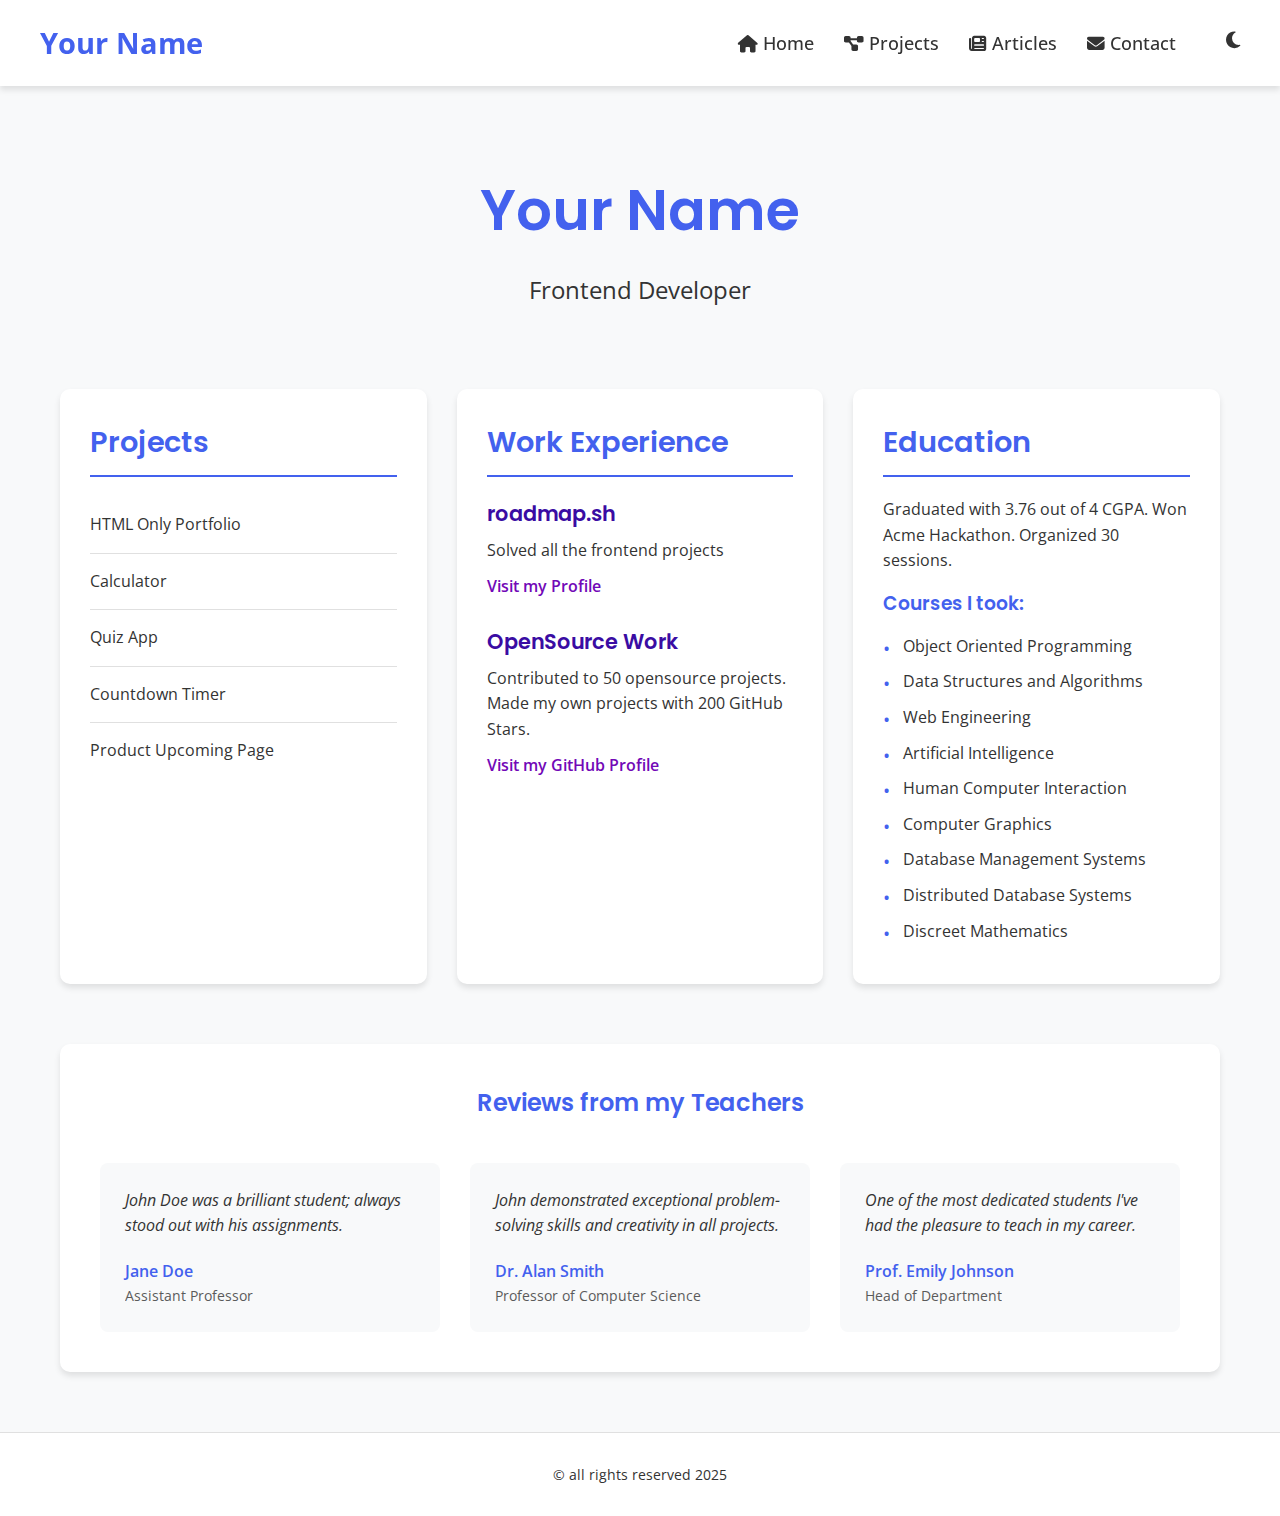
<file: index.html>
<!DOCTYPE html>
<html lang="en">

<head>
  <meta charset="UTF-8">
  <meta name="viewport" content="width=device-width, initial-scale=1.0">
  <meta name="description"
    content="Portfolio of a Frontend Developer showcasing projects, articles, and work experience">
  <title>Portfolio | Frontend Developer</title>
  <link
    href="https://fonts.googleapis.com/css2?family=Poppins:wght@300;400;500;600;700&family=Open+Sans:wght@300;400;600&display=swap"
    rel="stylesheet">
  <link rel="stylesheet" href="https://cdnjs.cloudflare.com/ajax/libs/font-awesome/6.4.0/css/all.min.css">
  <link rel="stylesheet" href="style.css">
</head>

<body>
  <header>
    <div class="container nav-container">
      <a href="#" class="logo">Your Name</a>
      <button class="mobile-menu-btn">
        <i class="fas fa-bars"></i>
      </button>
      <ul class="nav-links">
        <li><a href="index.html"><i class="fas fa-home"></i> Home</a></li>
        <li><a href="#"><i class="fas fa-project-diagram"></i> Projects</a></li>
        <li><a href="#"><i class="fas fa-newspaper"></i> Articles</a></li>
        <li><a href="#"><i class="fas fa-envelope"></i> Contact</a></li>
        <li>
          <button class="theme-toggle" id="themeToggle">
            <i class="fas fa-moon"></i>
          </button>
        </li>
      </ul>
    </div>
  </header>

  <section class="hero">
    <div class="container">
      <h1>Your Name</h1>
      <p>Frontend Developer</p>
    </div>
  </section>

  <div class="container">
    <div class="main-grid">
      <!-- Projects Column -->
      <div class="grid-column">
        <h2>Projects</h2>
        <ul class="projects-list">
          <li>HTML Only Portfolio</li>
          <li>Calculator</li>
          <li>Quiz App</li>
          <li>Countdown Timer</li>
          <li>Product Upcoming Page</li>
        </ul>
      </div>

      <!-- Work Experience Column -->
      <div class="grid-column">
        <h2>Work Experience</h2>
        <div class="job">
          <h3>roadmap.sh</h3>
          <p>Solved all the frontend projects</p>
          <a href="https://roadmap.sh/frontend/projects" target="_blank">Visit my Profile</a>
        </div>
        <div class="job">
          <h3>OpenSource Work</h3>
          <p>Contributed to 50 opensource projects. Made my own projects with 200 GitHub Stars.</p>
          <a href="https://github.com" target="_blank">Visit my GitHub Profile</a>
        </div>
      </div>

      <!-- Education Column -->
      <div class="grid-column">
        <h2>Education</h2>
        <div class="education-details">
          <p>Graduated with 3.76 out of 4 CGPA. Won Acme Hackathon. Organized 30 sessions.</p>
          <h3>Courses I took:</h3>
          <ul class="courses-list">
            <li>Object Oriented Programming</li>
            <li>Data Structures and Algorithms</li>
            <li>Web Engineering</li>
            <li>Artificial Intelligence</li>
            <li>Human Computer Interaction</li>
            <li>Computer Graphics</li>
            <li>Database Management Systems</li>
            <li>Distributed Database Systems</li>
            <li>Discreet Mathematics</li>
          </ul>
        </div>
      </div>
    </div>

    <!-- Reviews Section -->
    <section class="reviews">
      <h2>Reviews from my Teachers</h2>
      <div class="review-grid">
        <div class="review-card">
          <p class="review-text">John Doe was a brilliant student; always stood out with his assignments.</p>
          <p class="review-author">Jane Doe</p>
          <p class="review-position">Assistant Professor</p>
        </div>
        <div class="review-card">
          <p class="review-text">John demonstrated exceptional problem-solving skills and creativity in all projects.
          </p>
          <p class="review-author">Dr. Alan Smith</p>
          <p class="review-position">Professor of Computer Science</p>
        </div>
        <div class="review-card">
          <p class="review-text">One of the most dedicated students I've had the pleasure to teach in my career.</p>
          <p class="review-author">Prof. Emily Johnson</p>
          <p class="review-position">Head of Department</p>
        </div>
      </div>
    </section>
  </div>

  <footer>
    <div class="container">
      <p class="copyright">© all rights reserved 2025</p>
    </div>
  </footer>

  <script src="dark-mode.js"></script>
</body>

</html>
</file>
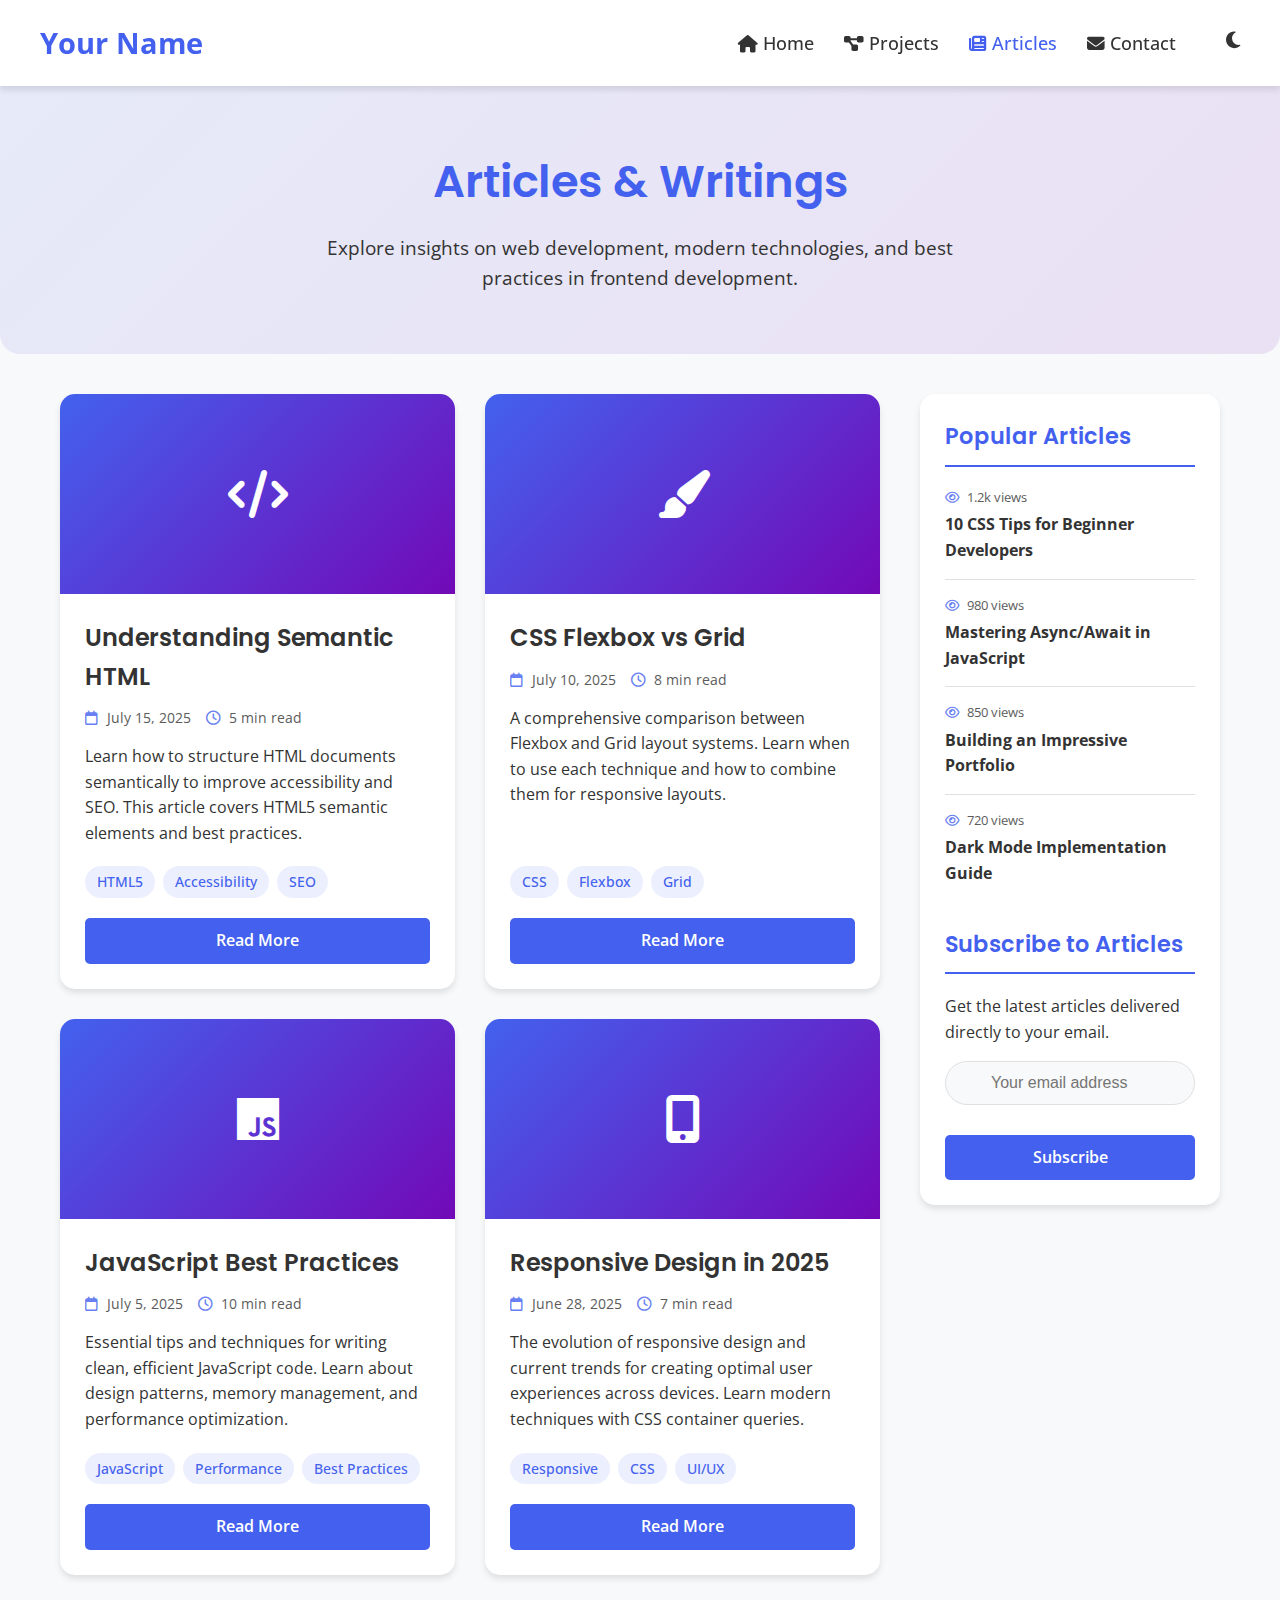
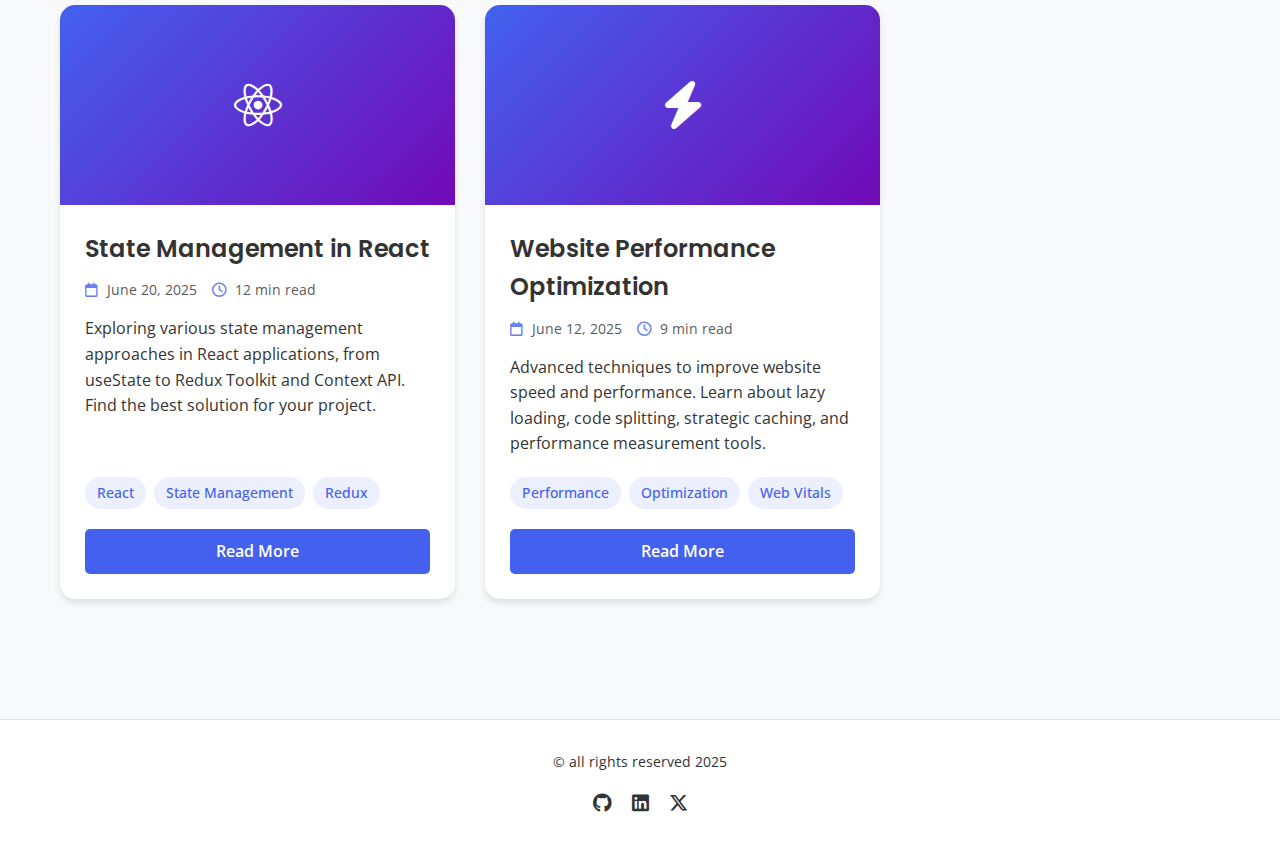
<file: articles.html>
<!DOCTYPE html>
<html lang="en">

<head>
  <meta charset="UTF-8">
  <meta name="viewport" content="width=device-width, initial-scale=1.0">
  <title>Articles | Frontend Developer</title>
  <link
    href="https://fonts.googleapis.com/css2?family=Poppins:wght@300;400;500;600;700&family=Open+Sans:wght@300;400;600&display=swap"
    rel="stylesheet">
  <link rel="stylesheet" href="https://cdnjs.cloudflare.com/ajax/libs/font-awesome/6.4.2/css/all.min.css">
  <script>
    (function () {
      const savedTheme = localStorage.getItem('theme') || 'light';
      document.documentElement.setAttribute('data-theme', savedTheme);
    })();
  </script>
  <link rel="stylesheet" href="style.css">
</head>

<body>
  <header>
    <div class="container nav-container">
      <a href="index.html" class="logo">Your Name</a>
      <button class="mobile-menu-btn">
        <i class="fas fa-bars"></i>
      </button>
      <ul class="nav-links">
        <li><a href="index.html"><i class="fas fa-home"></i> Home</a></li>
        <li><a href="projects.html"><i class="fas fa-project-diagram"></i> Projects</a></li>
        <li><a href="articles.html" class="active"><i class="fas fa-newspaper"></i> Articles</a></li>
        <li><a href="#"><i class="fas fa-envelope"></i> Contact</a></li>
        <li>
          <button class="theme-toggle" id="themeToggle">
            <i class="fas fa-moon"></i>
          </button>
        </li>
      </ul>
    </div>
  </header>

  <section class="page-header">
    <div class="container">
      <h1>Articles & Writings</h1>
      <p>Explore insights on web development, modern technologies, and best practices in frontend development.</p>
    </div>
  </section>

  <div class="container">
    <div class="articles-container">
      <div class="articles-content">
        <div class="articles-grid">
          <!-- Article 1 -->
          <div class="article-card">
            <div class="article-image">
              <i class="fas fa-code"></i>
            </div>
            <div class="article-content">
              <h3>Understanding Semantic HTML</h3>
              <div class="article-meta">
                <span><i class="far fa-calendar"></i> July 15, 2025</span>
                <span><i class="far fa-clock"></i> 5 min read</span>
              </div>
              <p>Learn how to structure HTML documents semantically to improve accessibility and SEO. This article
                covers HTML5 semantic elements and best practices.</p>
              <div class="article-tags">
                <span class="tag-pill">HTML5</span>
                <span class="tag-pill">Accessibility</span>
                <span class="tag-pill">SEO</span>
              </div>
              <a href="https://roadmap.sh" target="_blank" class="read-more">Read More</a>
            </div>
          </div>

          <!-- Article 2 -->
          <div class="article-card">
            <div class="article-image">
              <i class="fas fa-paint-brush"></i>
            </div>
            <div class="article-content">
              <h3>CSS Flexbox vs Grid</h3>
              <div class="article-meta">
                <span><i class="far fa-calendar"></i> July 10, 2025</span>
                <span><i class="far fa-clock"></i> 8 min read</span>
              </div>
              <p>A comprehensive comparison between Flexbox and Grid layout systems. Learn when to use each technique
                and how to combine them for responsive layouts.</p>
              <div class="article-tags">
                <span class="tag-pill">CSS</span>
                <span class="tag-pill">Flexbox</span>
                <span class="tag-pill">Grid</span>
              </div>
              <a href="https://roadmap.sh" target="_blank" class="read-more">Read More</a>
            </div>
          </div>

          <!-- Article 3 -->
          <div class="article-card">
            <div class="article-image">
              <i class="fab fa-js"></i>
            </div>
            <div class="article-content">
              <h3>JavaScript Best Practices</h3>
              <div class="article-meta">
                <span><i class="far fa-calendar"></i> July 5, 2025</span>
                <span><i class="far fa-clock"></i> 10 min read</span>
              </div>
              <p>Essential tips and techniques for writing clean, efficient JavaScript code. Learn about design
                patterns, memory management, and performance optimization.</p>
              <div class="article-tags">
                <span class="tag-pill">JavaScript</span>
                <span class="tag-pill">Performance</span>
                <span class="tag-pill">Best Practices</span>
              </div>
              <a href="https://roadmap.sh" target="_blank" class="read-more">Read More</a>
            </div>
          </div>

          <!-- Article 4 -->
          <div class="article-card">
            <div class="article-image">
              <i class="fas fa-mobile-alt"></i>
            </div>
            <div class="article-content">
              <h3>Responsive Design in 2025</h3>
              <div class="article-meta">
                <span><i class="far fa-calendar"></i> June 28, 2025</span>
                <span><i class="far fa-clock"></i> 7 min read</span>
              </div>
              <p>The evolution of responsive design and current trends for creating optimal user experiences across
                devices. Learn modern techniques with CSS container queries.</p>
              <div class="article-tags">
                <span class="tag-pill">Responsive</span>
                <span class="tag-pill">CSS</span>
                <span class="tag-pill">UI/UX</span>
              </div>
              <a href="https://roadmap.sh" target="_blank" class="read-more">Read More</a>
            </div>
          </div>

          <!-- Article 5 -->
          <div class="article-card">
            <div class="article-image">
              <i class="fab fa-react"></i>
            </div>
            <div class="article-content">
              <h3>State Management in React</h3>
              <div class="article-meta">
                <span><i class="far fa-calendar"></i> June 20, 2025</span>
                <span><i class="far fa-clock"></i> 12 min read</span>
              </div>
              <p>Exploring various state management approaches in React applications, from useState to Redux Toolkit and
                Context API. Find the best solution for your project.</p>
              <div class="article-tags">
                <span class="tag-pill">React</span>
                <span class="tag-pill">State Management</span>
                <span class="tag-pill">Redux</span>
              </div>
              <a href="https://roadmap.sh" target="_blank" class="read-more">Read More</a>
            </div>
          </div>

          <!-- Article 6 -->
          <div class="article-card">
            <div class="article-image">
              <i class="fas fa-bolt"></i>
            </div>
            <div class="article-content">
              <h3>Website Performance Optimization</h3>
              <div class="article-meta">
                <span><i class="far fa-calendar"></i> June 12, 2025</span>
                <span><i class="far fa-clock"></i> 9 min read</span>
              </div>
              <p>Advanced techniques to improve website speed and performance. Learn about lazy loading, code splitting,
                strategic caching, and performance measurement tools.</p>
              <div class="article-tags">
                <span class="tag-pill">Performance</span>
                <span class="tag-pill">Optimization</span>
                <span class="tag-pill">Web Vitals</span>
              </div>
              <a href="https://roadmap.sh" target="_blank" class="read-more">Read More</a>
            </div>
          </div>
        </div>
      </div>

      <div class="sidebar">
        <div class="popular-articles">
          <h3>Popular Articles</h3>
          <ul class="popular-list">
            <li>
              <a href="https://roadmap.sh" target="_blank">
                <div class="article-meta">
                  <span><i class="far fa-eye"></i> 1.2k views</span>
                </div>
                <h4>10 CSS Tips for Beginner Developers</h4>
              </a>
            </li>
            <li>
              <a href="https://roadmap.sh" target="_blank">
                <div class="article-meta">
                  <span><i class="far fa-eye"></i> 980 views</span>
                </div>
                <h4>Mastering Async/Await in JavaScript</h4>
              </a>
            </li>
            <li>
              <a href="https://roadmap.sh" target="_blank">
                <div class="article-meta">
                  <span><i class="far fa-eye"></i> 850 views</span>
                </div>
                <h4>Building an Impressive Portfolio</h4>
              </a>
            </li>
            <li>
              <a href="https://roadmap.sh" target="_blank">
                <div class="article-meta">
                  <span><i class="far fa-eye"></i> 720 views</span>
                </div>
                <h4>Dark Mode Implementation Guide</h4>
              </a>
            </li>
          </ul>
        </div>

        <div class="newsletter" style="margin-top: 40px;">
          <h3>Subscribe to Articles</h3>
          <p style="margin-bottom: 15px;">Get the latest articles delivered directly to your email.</p>
          <div class="subscribe-box">
            <input type="email" placeholder="Your email address">
          </div>
          <a href="#" class="read-more" style="display: block; text-align: center; margin-top: 10px;">Subscribe</a>
        </div>
      </div>
    </div>
  </div>

  <footer>
    <div class="container">
      <p class="copyright">© all rights reserved 2025</p>
      <div class="social-links">
        <a href="https://github.com" target="_blank"><i class="fab fa-github"></i></a>
        <a href="https://www.linkedin.com" target="_blank"><i class="fab fa-linkedin"></i></a>
        <a href="https://x.com" target="_blank"><i class="fab fa-x-twitter"></i></a>
      </div>
    </div>
  </footer>

  <script src="script.js"></script>
</body>

</html>
</file>
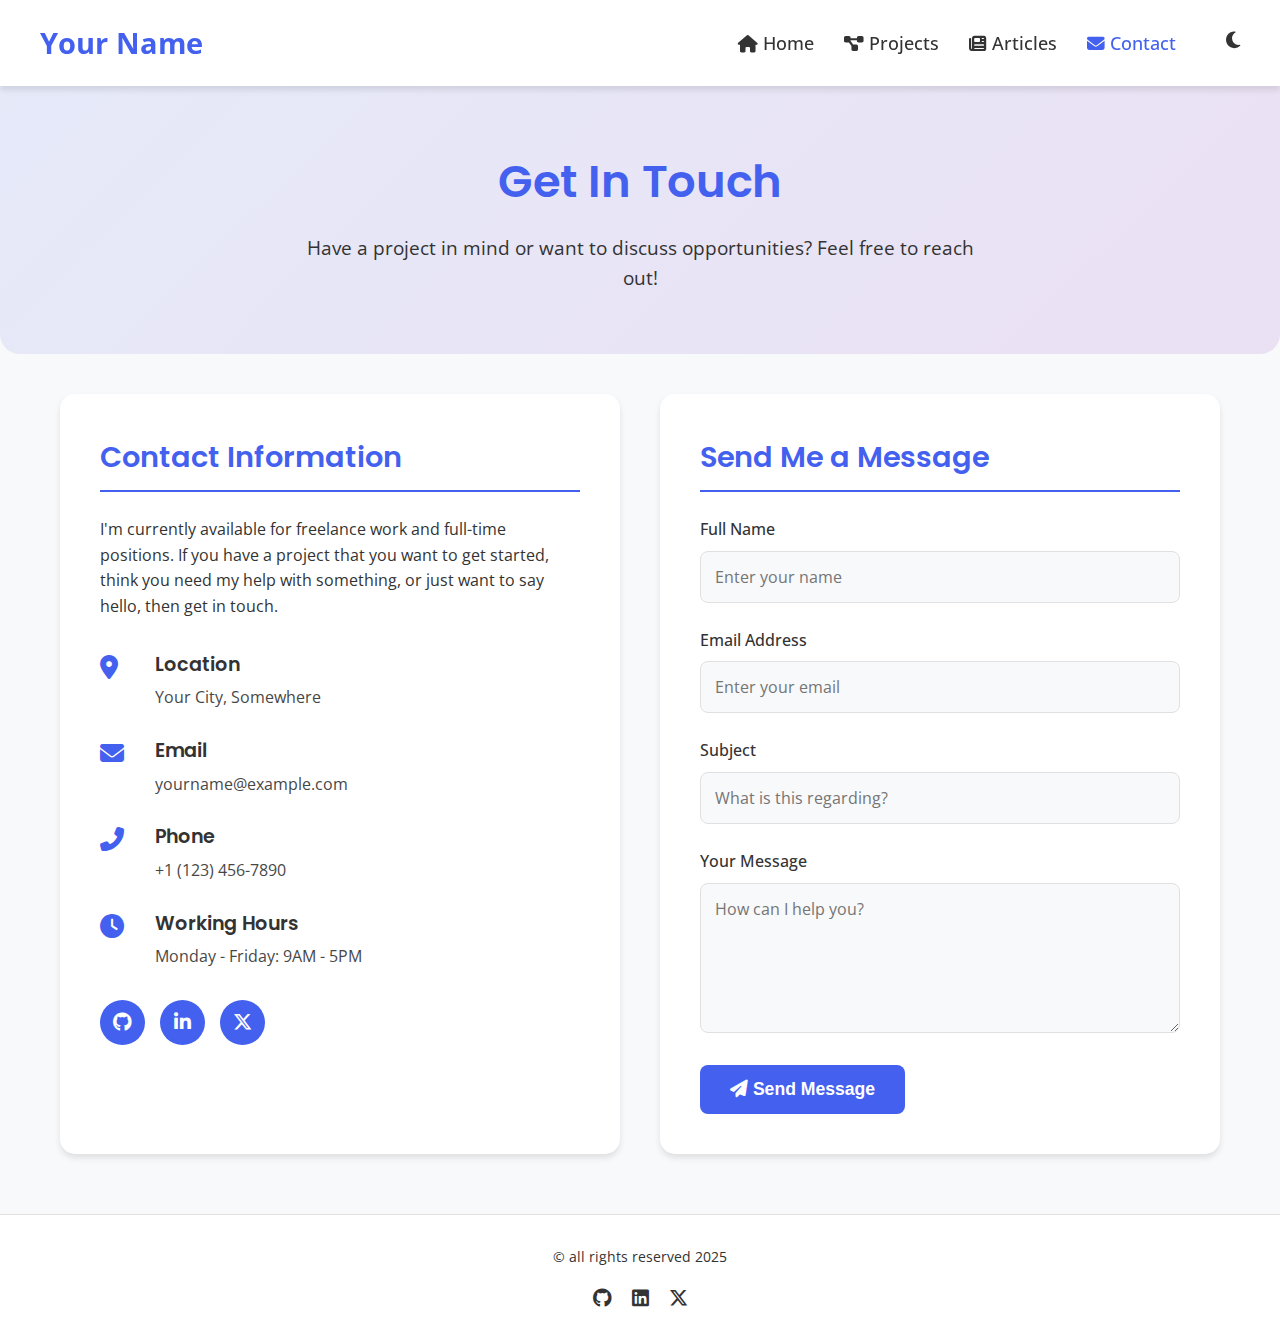
<file: contact.html>
<!DOCTYPE html>
<html lang="en">

<head>
  <meta charset="UTF-8">
  <meta name="viewport" content="width=device-width, initial-scale=1.0">
  <title>Contact | Frontend Developer</title>
  <link
    href="https://fonts.googleapis.com/css2?family=Poppins:wght@300;400;500;600;700&family=Open+Sans:wght@300;400;600&display=swap"
    rel="stylesheet">
  <link rel="stylesheet" href="https://cdnjs.cloudflare.com/ajax/libs/font-awesome/6.4.2/css/all.min.css">
  <script>
    (function () {
      const savedTheme = localStorage.getItem('theme') || 'light';
      document.documentElement.setAttribute('data-theme', savedTheme);
    })();
  </script>
  <link rel="stylesheet" href="style.css">
</head>

<body>
  <header>
    <div class="container nav-container">
      <a href="index.html" class="logo">Your Name</a>
      <button class="mobile-menu-btn">
        <i class="fas fa-bars"></i>
      </button>
      <ul class="nav-links">
        <li><a href="index.html"><i class="fas fa-home"></i> Home</a></li>
        <li><a href="projects.html"><i class="fas fa-project-diagram"></i> Projects</a></li>
        <li><a href="articles.html"><i class="fas fa-newspaper"></i> Articles</a></li>
        <li><a href="#" class="active"><i class="fas fa-envelope"></i> Contact</a></li>
        <li>
          <button class="theme-toggle" id="themeToggle">
            <i class="fas fa-moon"></i>
          </button>
        </li>
      </ul>
    </div>
  </header>

  <section class="page-header">
    <div class="container">
      <h1>Get In Touch</h1>
      <p>Have a project in mind or want to discuss opportunities? Feel free to reach out!</p>
    </div>
  </section>

  <div class="container">
    <div class="contact-container">
      <div class="contact-info">
        <h2>Contact Information</h2>
        <p>I'm currently available for freelance work and full-time positions. If you have a project that you want to
          get started, think you need my help with something, or just want to say hello, then get in touch.</p>

        <ul class="contact-methods">
          <li>
            <i class="fas fa-map-marker-alt"></i>
            <div class="contact-details">
              <h3>Location</h3>
              <p>Your City, Somewhere</p>
            </div>
          </li>
          <li>
            <i class="fas fa-envelope"></i>
            <div class="contact-details">
              <h3>Email</h3>
              <a href="mailto:yourname@example.com">yourname@example.com</a>
            </div>
          </li>
          <li>
            <i class="fas fa-phone-alt"></i>
            <div class="contact-details">
              <h3>Phone</h3>
              <a href="tel:+11234567890">+1 (123) 456-7890</a>
            </div>
          </li>
          <li>
            <i class="fas fa-clock"></i>
            <div class="contact-details">
              <h3>Working Hours</h3>
              <p>Monday - Friday: 9AM - 5PM</p>
            </div>
          </li>
        </ul>

        <div class="social-contact">
          <a href="https://github.com" target="_blank"><i class="fab fa-github"></i></a>
          <a href="https://www.linkedin.com" target="_blank""><i class=" fab fa-linkedin-in"></i></a>
          <a href="https://x.com" target="_blank"><i class="fab fa-x-twitter"></i></a>
        </div>
      </div>

      <div class="contact-form">
        <h2>Send Me a Message</h2>
        <form id="contactForm">
          <div class="form-group">
            <label for="name">Full Name</label>
            <input type="text" id="name" name="name" required placeholder="Enter your name">
          </div>

          <div class="form-group">
            <label for="email">Email Address</label>
            <input type="email" id="email" name="email" required placeholder="Enter your email">
          </div>

          <div class="form-group">
            <label for="subject">Subject</label>
            <input type="text" id="subject" name="subject" placeholder="What is this regarding?">
          </div>

          <div class="form-group">
            <label for="message">Your Message</label>
            <textarea id="message" name="message" required placeholder="How can I help you?"></textarea>
          </div>

          <button type="submit" class="submit-btn">
            <i class="fas fa-paper-plane"></i> Send Message
          </button>
        </form>
      </div>
    </div>
  </div>

  <footer>
    <div class="container">
      <p class="copyright">© all rights reserved 2025</p>
      <div class="social-links">
        <a href="https://github.com" target="_blank"><i class="fab fa-github"></i></a>
        <a href="https://www.linkedin.com" target="_blank"><i class="fab fa-linkedin"></i></a>
        <a href="https://x.com" target="_blank"><i class="fab fa-x-twitter"></i></a>
      </div>
    </div>
  </footer>

  <script src="script.js"></script>
</body>

</html>
</file>
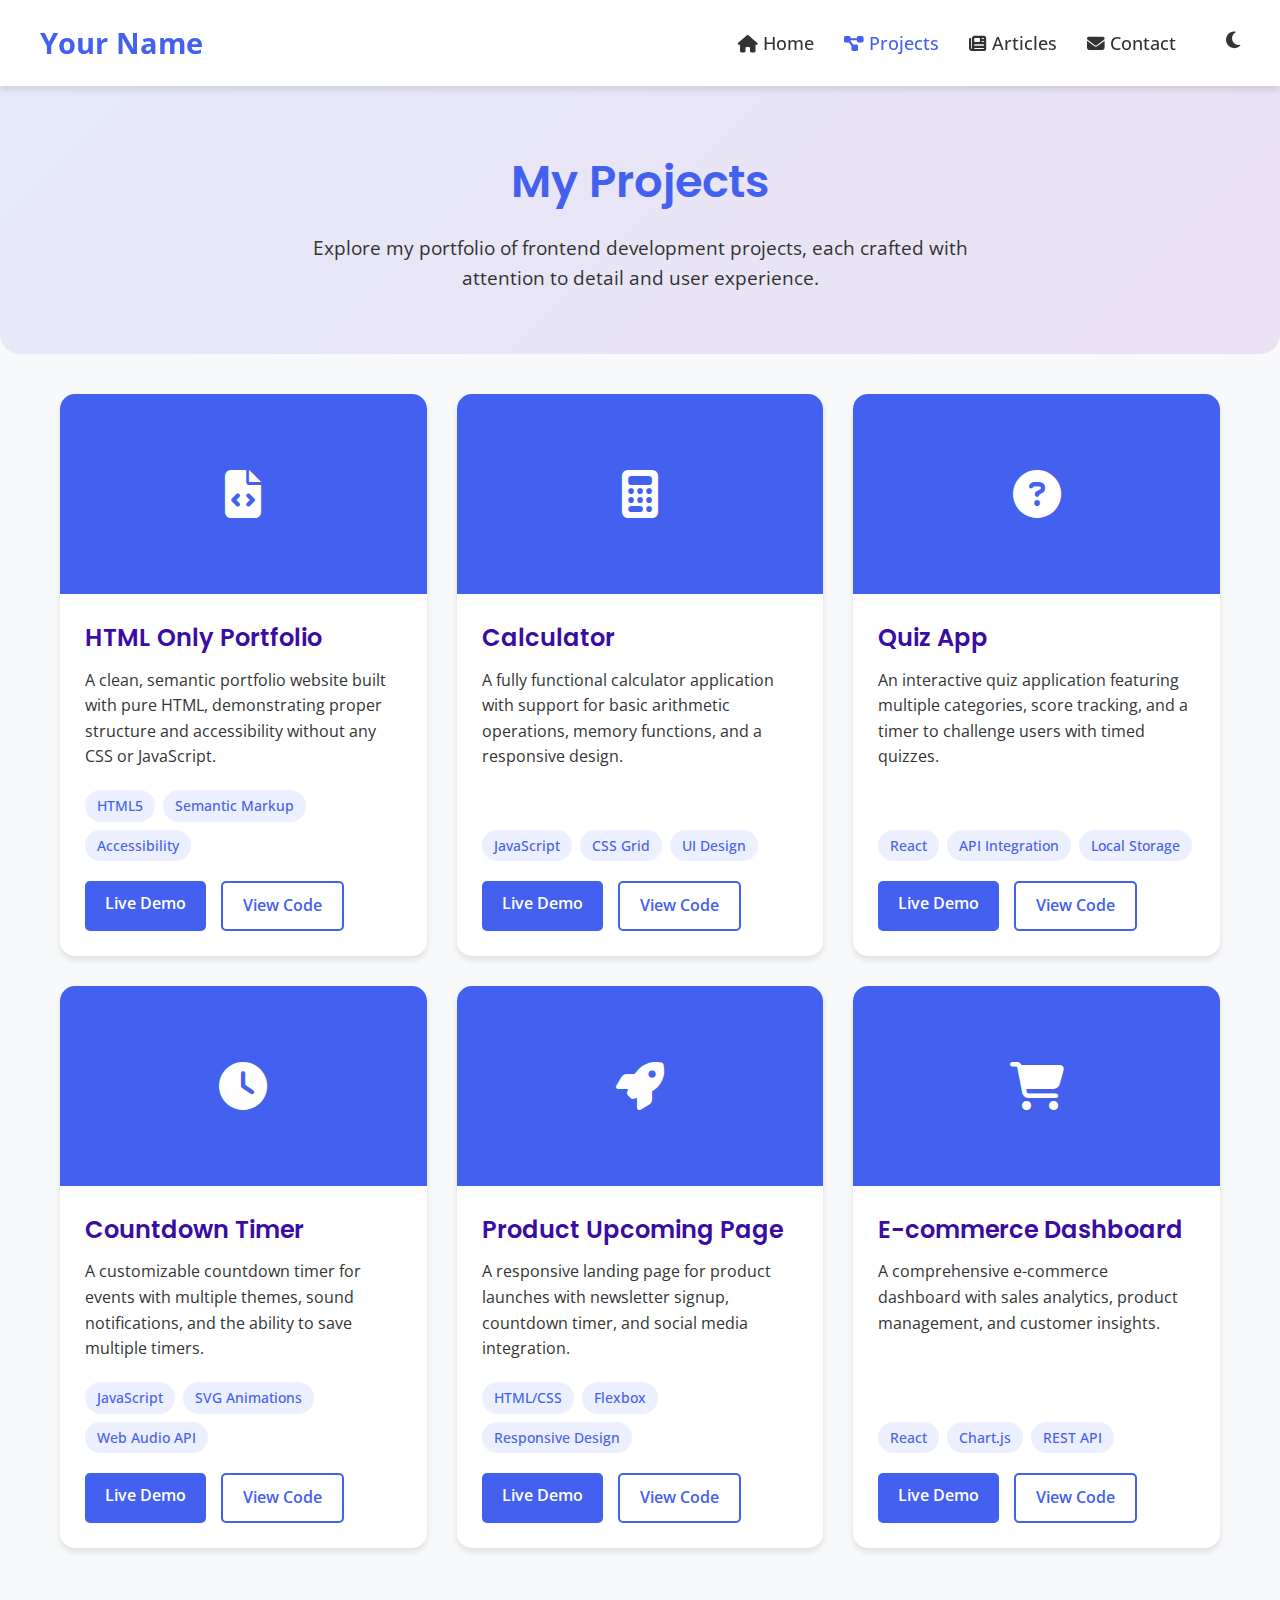
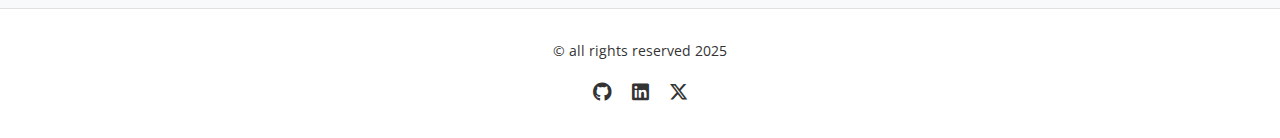
<file: projects.html>
<!DOCTYPE html>
<html lang="en">

<head>
  <meta charset="UTF-8">
  <meta name="viewport" content="width=device-width, initial-scale=1.0">
  <title>My Projects | Frontend Developer</title>
  <link
    href="https://fonts.googleapis.com/css2?family=Poppins:wght@300;400;500;600;700&family=Open+Sans:wght@300;400;600&display=swap"
    rel="stylesheet">
  <link rel="stylesheet" href="https://cdnjs.cloudflare.com/ajax/libs/font-awesome/6.4.2/css/all.min.css">
  <script>
    (function () {
      const savedTheme = localStorage.getItem('theme') || 'light';
      document.documentElement.setAttribute('data-theme', savedTheme);
    })();
  </script>
  <link rel="stylesheet" href="style.css">
</head>

<body>
  <header>
    <div class="container nav-container">
      <a href="index.html" class="logo">Your Name</a>
      <button class="mobile-menu-btn">
        <i class="fas fa-bars"></i>
      </button>
      <ul class="nav-links">
        <li><a href="index.html"><i class="fas fa-home"></i> Home</a></li>
        <li><a href="#" class="active"><i class="fas fa-project-diagram"></i> Projects</a></li>
        <li><a href="#"><i class="fas fa-newspaper"></i> Articles</a></li>
        <li><a href="#"><i class="fas fa-envelope"></i> Contact</a></li>
        <li>
          <button class="theme-toggle" id="themeToggle">
            <i class="fas fa-moon"></i>
          </button>
        </li>
      </ul>
    </div>
  </header>

  <section class="page-header">
    <div class="container">
      <h1>My Projects</h1>
      <p>Explore my portfolio of frontend development projects, each crafted with attention to detail and user
        experience.</p>
    </div>
  </section>

  <div class="container">
    <div class="projects-grid">
      <!-- Project 1 -->
      <div class="project-card">
        <div class="project-image">
          <i class="fas fa-file-code"></i>
        </div>
        <div class="project-content">
          <h3>HTML Only Portfolio</h3>
          <p>A clean, semantic portfolio website built with pure HTML, demonstrating proper structure and accessibility
            without any CSS or JavaScript.</p>
          <div class="technologies">
            <span class="tech-pill">HTML5</span>
            <span class="tech-pill">Semantic Markup</span>
            <span class="tech-pill">Accessibility</span>
          </div>
          <div class="project-links">
            <a href="https://roadmap.sh/frontend/projects" target="_blank" class="demo-link">Live Demo</a>
            <a href="https://github.com" target="_blank" class="code-link">View Code</a>
          </div>
        </div>
      </div>

      <!-- Project 2 -->
      <div class="project-card">
        <div class="project-image">
          <i class="fas fa-calculator"></i>
        </div>
        <div class="project-content">
          <h3>Calculator</h3>
          <p>A fully functional calculator application with support for basic arithmetic operations, memory functions,
            and a responsive design.</p>
          <div class="technologies">
            <span class="tech-pill">JavaScript</span>
            <span class="tech-pill">CSS Grid</span>
            <span class="tech-pill">UI Design</span>
          </div>
          <div class="project-links">
            <a href="https://roadmap.sh/frontend/projects" target="_blank" class="demo-link">Live Demo</a>
            <a href="https://github.com" target="_blank" class="code-link">View Code</a>
          </div>
        </div>
      </div>

      <!-- Project 3 -->
      <div class="project-card">
        <div class="project-image">
          <i class="fas fa-question-circle"></i>
        </div>
        <div class="project-content">
          <h3>Quiz App</h3>
          <p>An interactive quiz application featuring multiple categories, score tracking, and a timer to challenge
            users with timed quizzes.</p>
          <div class="technologies">
            <span class="tech-pill">React</span>
            <span class="tech-pill">API Integration</span>
            <span class="tech-pill">Local Storage</span>
          </div>
          <div class="project-links">
            <a href="https://roadmap.sh/frontend/projects" target="_blank" class="demo-link">Live Demo</a>
            <a href="https://github.com" target="_blank" class="code-link">View Code</a>
          </div>
        </div>
      </div>

      <!-- Project 4 -->
      <div class="project-card">
        <div class="project-image">
          <i class="fas fa-clock"></i>
        </div>
        <div class="project-content">
          <h3>Countdown Timer</h3>
          <p>A customizable countdown timer for events with multiple themes, sound notifications, and the ability to
            save multiple timers.</p>
          <div class="technologies">
            <span class="tech-pill">JavaScript</span>
            <span class="tech-pill">SVG Animations</span>
            <span class="tech-pill">Web Audio API</span>
          </div>
          <div class="project-links">
            <a href="https://roadmap.sh/frontend/projects" target="_blank" class="demo-link">Live Demo</a>
            <a href="https://github.com" target="_blank" class="code-link">View Code</a>
          </div>
        </div>
      </div>

      <!-- Project 5 -->
      <div class="project-card">
        <div class="project-image">
          <i class="fas fa-rocket"></i>
        </div>
        <div class="project-content">
          <h3>Product Upcoming Page</h3>
          <p>A responsive landing page for product launches with newsletter signup, countdown timer, and social media
            integration.</p>
          <div class="technologies">
            <span class="tech-pill">HTML/CSS</span>
            <span class="tech-pill">Flexbox</span>
            <span class="tech-pill">Responsive Design</span>
          </div>
          <div class="project-links">
            <a href="https://roadmap.sh/frontend/projects" target="_blank" class="demo-link">Live Demo</a>
            <a href="https://github.com" target="_blank" class="code-link">View Code</a>
          </div>
        </div>
      </div>

      <!-- Project 6 -->
      <div class="project-card">
        <div class="project-image">
          <i class="fas fa-shopping-cart"></i>
        </div>
        <div class="project-content">
          <h3>E-commerce Dashboard</h3>
          <p>A comprehensive e-commerce dashboard with sales analytics, product management, and customer insights.</p>
          <div class="technologies">
            <span class="tech-pill">React</span>
            <span class="tech-pill">Chart.js</span>
            <span class="tech-pill">REST API</span>
          </div>
          <div class="project-links">
            <a href="https://roadmap.sh/frontend/projects" target="_blank" class="demo-link">Live Demo</a>
            <a href="https://github.com" target="_blank" class="code-link">View Code</a>
          </div>
        </div>
      </div>
    </div>
  </div>

  <footer>
    <div class="container">
      <p class="copyright">© all rights reserved 2025</p>
      <div class="social-links">
        <a href="https://github.com" target="_blank"><i class="fab fa-github"></i></a>
        <a href="https://www.linkedin.com" target="_blank"><i class="fab fa-linkedin"></i></a>
        <a href="https://x.com" target="_blank"><i class="fab fa-x-twitter"></i></a>
      </div>
    </div>
  </footer>

  <script src="script.js"></script>
</body>

</html>
</file>
<file: style.css>
/* CSS Variables for theming */
:root {
  --primary-color: #4361ee;
  --secondary-color: #3a0ca3;
  --accent-color: #7209b7;
  --text-color: #333;
  --bg-color: #f8f9fa;
  --card-bg: #ffffff;
  --border-color: #e0e0e0;
  --shadow: 0 4px 6px rgba(0, 0, 0, 0.1);
  --transition: all 0.3s ease;
}

/* Dark mode variables */
[data-theme="dark"] {
  --primary-color: #4895ef;
  --secondary-color: #560bad;
  --accent-color: #b5179e;
  --text-color: #f5f5f5;
  --bg-color: #121212;
  --card-bg: #1e1e1e;
  --border-color: #333;
  --shadow: 0 4px 6px rgba(0, 0, 0, 0.3);
}

* {
  margin: 0;
  padding: 0;
  box-sizing: border-box;
}

body {
  font-family: 'Open Sans', sans-serif;
  background-color: var(--bg-color);
  color: var(--text-color);
  line-height: 1.6;
  transition: var(--transition);
}

h1,
h2,
h3 {
  font-family: 'Poppins', sans-serif;
  font-weight: 600;
  color: var(--primary-color);
}

.container {
  width: 100%;
  max-width: 1200px;
  margin: 0 auto;
  padding: 0 20px;
}

section {
  padding: 60px 0;
}

/* Header and Navigation */
header {
  background-color: var(--card-bg);
  box-shadow: var(--shadow);
  position: sticky;
  top: 0;
  z-index: 100;
}

.nav-container {
  display: flex;
  justify-content: space-between;
  align-items: center;
  padding: 20px 0;
}

.logo {
  font-size: 1.8rem;
  font-weight: 700;
  color: var(--primary-color);
  text-decoration: none;
}

.nav-links {
  display: flex;
  list-style: none;
}

.nav-links li {
  margin-left: 30px;
}

.nav-links a {
  text-decoration: none;
  color: var(--text-color);
  font-weight: 500;
  font-size: 1.1rem;
  transition: var(--transition);
}

.nav-links a:hover,
.nav-links a.active {
  color: var(--primary-color);
}

.theme-toggle {
  background: none;
  border: none;
  color: var(--text-color);
  font-size: 1.2rem;
  cursor: pointer;
  margin-left: 20px;
  transition: var(--transition);
}

.theme-toggle:hover {
  color: var(--primary-color);
}

.mobile-menu-btn {
  display: none;
  background: none;
  border: none;
  font-size: 1.5rem;
  color: var(--text-color);
  cursor: pointer;
}

/* Hero Section */
.hero {
  text-align: center;
  padding: 80px 0;
}

.hero h1 {
  font-size: 3.5rem;
  margin-bottom: 15px;
  color: var(--primary-color);
}

.hero p {
  font-size: 1.5rem;
  color: var(--text-color);
  max-width: 700px;
  margin: 0 auto;
}

/* Main Grid Layout */
.main-grid {
  display: grid;
  grid-template-columns: repeat(auto-fit, minmax(300px, 1fr));
  gap: 30px;
  margin-bottom: 60px;
}

.grid-column {
  background: var(--card-bg);
  border-radius: 10px;
  padding: 30px;
  box-shadow: var(--shadow);
  transition: var(--transition);
}

.grid-column:hover {
  transform: translateY(-5px);
}

.grid-column h2 {
  font-size: 1.8rem;
  margin-bottom: 20px;
  padding-bottom: 10px;
  border-bottom: 2px solid var(--primary-color);
}

/* Projects List */
.projects-list {
  list-style: none;
}

.projects-list li {
  padding: 15px 0;
  border-bottom: 1px solid var(--border-color);
}

.projects-list li:last-child {
  border-bottom: none;
}

/* Work Experience */
.job {
  margin-bottom: 25px;
}

.job:last-child {
  margin-bottom: 0;
}

.job h3 {
  font-size: 1.3rem;
  margin-bottom: 8px;
  color: var(--secondary-color);
}

.job p {
  margin-bottom: 10px;
}

.job a {
  color: var(--accent-color);
  text-decoration: none;
  font-weight: 600;
  transition: var(--transition);
}

.job a:hover {
  text-decoration: underline;
}

/* Education Section */
.education-details p {
  margin-bottom: 15px;
}

.courses-list {
  list-style: none;
  margin-top: 15px;
}

.courses-list li {
  position: relative;
  padding-left: 20px;
  margin-bottom: 10px;
}

.courses-list li:before {
  content: "•";
  color: var(--primary-color);
  position: absolute;
  left: 0;
  font-size: 1.2rem;
}

/* Reviews Section */
.reviews {
  background: var(--card-bg);
  border-radius: 10px;
  padding: 40px;
  box-shadow: var(--shadow);
}

.reviews h2 {
  text-align: center;
  margin-bottom: 40px;
}

.review-grid {
  display: grid;
  grid-template-columns: repeat(auto-fit, minmax(300px, 1fr));
  gap: 30px;
}

.review-card {
  background: var(--bg-color);
  border-radius: 8px;
  padding: 25px;
  transition: var(--transition);
}

.review-card:hover {
  transform: translateY(-5px);
}

.review-text {
  font-style: italic;
  margin-bottom: 20px;
  position: relative;
}

.review-text:before {
  content: "";
  font-size: 3rem;
  color: var(--primary-color);
  opacity: 0.3;
  position: absolute;
  top: -20px;
  left: -10px;
}

.review-author {
  font-weight: 600;
  color: var(--primary-color);
}

.review-position {
  font-size: 0.9rem;
  color: var(--text-color);
  opacity: 0.8;
}

/* Page Header */
.page-header {
  text-align: center;
  padding: 60px 0;
  background: linear-gradient(135deg, rgba(67, 97, 238, 0.1), rgba(114, 9, 183, 0.1));
  border-radius: 0 0 20px 20px;
  margin-bottom: 40px;
}

.page-header h1 {
  font-size: 2.8rem;
  margin-bottom: 15px;
  color: var(--primary-color);
}

.page-header p {
  font-size: 1.2rem;
  max-width: 700px;
  margin: 0 auto;
  color: var(--text-color);
}

/* Projects Grid */
.projects-grid {
  display: grid;
  grid-template-columns: repeat(auto-fill, minmax(350px, 1fr));
  gap: 30px;
  margin-bottom: 60px;
}

.project-card {
  background: var(--card-bg);
  border-radius: 15px;
  overflow: hidden;
  box-shadow: var(--shadow);
  transition: var(--transition);
  display: flex;
  flex-direction: column;
}

.project-card:hover {
  transform: translateY(-10px);
  box-shadow: 0 12px 20px rgba(0, 0, 0, 0.15);
}

.project-image {
  height: 200px;
  background-color: var(--primary-color);
  display: flex;
  align-items: center;
  justify-content: center;
  color: white;
  font-size: 3rem;
}

.project-content {
  padding: 25px;
  flex-grow: 1;
  display: flex;
  flex-direction: column;
}

.project-content h3 {
  font-size: 1.5rem;
  margin-bottom: 10px;
  color: var(--secondary-color);
}

.project-content p {
  margin-bottom: 20px;
  flex-grow: 1;
}

.technologies {
  display: flex;
  flex-wrap: wrap;
  gap: 8px;
  margin-bottom: 20px;
}

.tech-pill {
  background-color: rgba(67, 97, 238, 0.1);
  color: var(--primary-color);
  padding: 5px 12px;
  border-radius: 20px;
  font-size: 0.85rem;
  font-weight: 500;
}

.project-links {
  display: flex;
  gap: 15px;
  margin-top: auto;
}

.project-links a {
  display: inline-block;
  padding: 10px 20px;
  border-radius: 5px;
  text-decoration: none;
  font-weight: 600;
  transition: var(--transition);
}

.demo-link {
  background-color: var(--primary-color);
  color: white;
}

.demo-link:hover {
  background-color: var(--secondary-color);
}

.code-link {
  background-color: transparent;
  color: var(--primary-color);
  border: 2px solid var(--primary-color);
}

.code-link:hover {
  background-color: rgba(67, 97, 238, 0.1);
}

/* Articles Grid */
.articles-grid {
  display: grid;
  grid-template-columns: repeat(auto-fill, minmax(350px, 1fr));
  gap: 30px;
  margin-bottom: 60px;
}

.article-card {
  background: var(--card-bg);
  border-radius: 15px;
  overflow: hidden;
  box-shadow: var(--shadow);
  transition: var(--transition);
  display: flex;
  flex-direction: column;
}

.article-card:hover {
  transform: translateY(-10px);
  box-shadow: 0 12px 20px rgba(0, 0, 0, 0.15);
}

.article-image {
  height: 200px;
  background: linear-gradient(135deg, var(--primary-color), var(--accent-color));
  display: flex;
  align-items: center;
  justify-content: center;
  color: white;
  font-size: 3rem;
}

.article-content {
  padding: 25px;
  flex-grow: 1;
  display: flex;
  flex-direction: column;
}

.article-content h3 {
  font-size: 1.5rem;
  margin-bottom: 10px;
  color: var(--text-color);
}

.article-meta {
  display: flex;
  align-items: center;
  margin-bottom: 15px;
  font-size: 0.9rem;
  color: var(--text-color);
  opacity: 0.8;
}

.article-meta span {
  margin-right: 15px;
}

.article-meta i {
  margin-right: 5px;
  color: var(--primary-color);
}

.article-content p {
  margin-bottom: 20px;
  flex-grow: 1;
}

.article-tags {
  display: flex;
  flex-wrap: wrap;
  gap: 8px;
  margin-bottom: 20px;
}

.tag-pill {
  background-color: rgba(67, 97, 238, 0.1);
  color: var(--primary-color);
  padding: 5px 12px;
  border-radius: 20px;
  font-size: 0.85rem;
  font-weight: 500;
}

.read-more {
  display: inline-block;
  padding: 10px 20px;
  background-color: var(--primary-color);
  color: white;
  border-radius: 5px;
  text-decoration: none;
  font-weight: 600;
  transition: var(--transition);
  text-align: center;
  margin-top: auto;
}

.read-more:hover {
  background-color: var(--secondary-color);
}

/* Articles Sidebar */
.articles-container {
  display: grid;
  grid-template-columns: 1fr 300px;
  gap: 40px;
}

.sidebar {
  background: var(--card-bg);
  border-radius: 15px;
  padding: 25px;
  box-shadow: var(--shadow);
  height: fit-content;
}

.sidebar h3 {
  font-size: 1.4rem;
  margin-bottom: 20px;
  padding-bottom: 10px;
  border-bottom: 2px solid var(--primary-color);
}

.popular-list {
  list-style: none;
}

.popular-list li {
  margin-bottom: 15px;
  padding-bottom: 15px;
  border-bottom: 1px solid var(--border-color);
}

.popular-list li:last-child {
  border-bottom: none;
  margin-bottom: 0;
  padding-bottom: 0;
}

.popular-list a {
  text-decoration: none;
  color: var(--text-color);
  transition: var(--transition);
  display: block;
}

.popular-list a:hover {
  color: var(--primary-color);
}

.popular-list .article-meta {
  font-size: 0.8rem;
  margin-bottom: 5px;
}

.subscribe-box {
  position: relative;
  margin-bottom: 30px;
}

.subscribe-box input {
  width: 100%;
  padding: 12px 20px 12px 45px;
  border-radius: 30px;
  border: 1px solid var(--border-color);
  background-color: var(--bg-color);
  color: var(--text-color);
  font-size: 1rem;
  transition: var(--transition);
}

.subscribe-box input:focus {
  border-color: var(--primary-color);
  outline: none;
}

/* Contact Section */
.contact-container {
  display: grid;
  grid-template-columns: 1fr 1fr;
  gap: 40px;
  margin-bottom: 60px;
}

.contact-info {
  background: var(--card-bg);
  border-radius: 15px;
  padding: 40px;
  box-shadow: var(--shadow);
}

.contact-form {
  background: var(--card-bg);
  border-radius: 15px;
  padding: 40px;
  box-shadow: var(--shadow);
}

.contact-form h2,
.contact-info h2 {
  font-size: 1.8rem;
  margin-bottom: 25px;
  padding-bottom: 10px;
  border-bottom: 2px solid var(--primary-color);
}

.contact-info p {
  margin-bottom: 25px;
}

.contact-methods {
  list-style: none;
  margin-top: 30px;
}

.contact-methods li {
  display: flex;
  align-items: flex-start;
  margin-bottom: 25px;
}

.contact-methods i {
  font-size: 1.5rem;
  color: var(--primary-color);
  min-width: 40px;
  padding-top: 5px;
}

.contact-details {
  margin-left: 15px;
}

.contact-details h3 {
  font-size: 1.2rem;
  margin-bottom: 5px;
  color: var(--text-color);
}

.contact-details p,
.contact-details a {
  color: var(--text-color);
  text-decoration: none;
  opacity: 0.9;
  transition: var(--transition);
  margin-bottom: 0;
}

.contact-details a:hover {
  color: var(--primary-color);
  opacity: 1;
}

.form-group {
  margin-bottom: 25px;
}

.form-group label {
  display: block;
  margin-bottom: 8px;
  font-weight: 500;
  color: var(--text-color);
}

.form-group input,
.form-group textarea,
.form-group select {
  width: 100%;
  padding: 14px;
  border: 1px solid var(--border-color);
  border-radius: 8px;
  background-color: var(--bg-color);
  color: var(--text-color);
  font-family: 'Open Sans', sans-serif;
  font-size: 1rem;
  transition: var(--transition);
}

.form-group input:focus,
.form-group textarea:focus,
.form-group select:focus {
  border-color: var(--primary-color);
  outline: none;
  box-shadow: 0 0 0 3px rgba(67, 97, 238, 0.2);
}

.form-group textarea {
  min-height: 150px;
  resize: vertical;
}

.submit-btn {
  background-color: var(--primary-color);
  color: white;
  border: none;
  border-radius: 8px;
  padding: 14px 30px;
  font-size: 1.1rem;
  font-weight: 600;
  cursor: pointer;
  transition: var(--transition);
  display: inline-block;
}

.submit-btn:hover {
  background-color: var(--secondary-color);
  transform: translateY(-3px);
}

.social-contact {
  display: flex;
  gap: 15px;
  margin-top: 30px;
}

.social-contact a {
  display: flex;
  align-items: center;
  justify-content: center;
  width: 45px;
  height: 45px;
  border-radius: 50%;
  background-color: var(--primary-color);
  color: white;
  font-size: 1.2rem;
  transition: var(--transition);
  text-decoration: none;
}

.social-contact a:hover {
  background-color: var(--secondary-color);
  transform: translateY(-5px);
}

/* Footer */
footer {
  background: var(--card-bg);
  padding: 30px 0;
  text-align: center;
  margin-top: 60px;
  border-top: 1px solid var(--border-color);
}

.copyright {
  font-size: 0.9rem;
  color: var(--text-color);
}

.social-links {
  display: flex;
  justify-content: center;
  gap: 20px;
  margin-top: 15px;
}

.social-links a {
  color: var(--text-color);
  font-size: 1.2rem;
  transition: var(--transition);
}

.social-links a:hover {
  color: var(--primary-color);
}

/* Responsive Design */
@media (max-width: 900px) {
  .hero h1 {
    font-size: 2.8rem;
  }

  .hero p {
    font-size: 1.3rem;
  }

  .page-header h1 {
    font-size: 2.3rem;
  }

  .page-header p {
    font-size: 1.1rem;
  }

  .articles-container {
    grid-template-columns: 1fr;
  }

  .sidebar {
    order: -1;
    margin-bottom: 40px;
  }
}

@media (max-width: 768px) {
  .mobile-menu-btn {
    display: block;
  }

  .nav-links {
    position: fixed;
    top: 80px;
    left: 0;
    background: var(--card-bg);
    width: 100%;
    flex-direction: column;
    align-items: center;
    padding: 20px 0;
    box-shadow: var(--shadow);
    transform: translateY(-150%);
    transition: transform 0.4s ease;
  }

  .nav-links.active {
    transform: translateY(0);
  }

  .nav-links li {
    margin: 15px 0;
  }

  .theme-toggle {
    margin-left: 10px;
  }

  .projects-grid {
    grid-template-columns: repeat(auto-fill, minmax(300px, 1fr));
  }

  .articles-grid {
    grid-template-columns: repeat(auto-fill, minmax(300px, 1fr));
  }

  .contact-container {
    grid-template-columns: 1fr;
  }

  .contact-info,
  .contact-form {
    padding: 30px;
  }
}

@media (max-width: 480px) {
  .hero h1 {
    font-size: 2.3rem;
  }

  .hero p {
    font-size: 1.1rem;
  }

  .grid-column {
    padding: 20px;
  }

  .reviews {
    padding: 30px 20px;
  }

  .page-header h1 {
    font-size: 2rem;
  }

  .page-header p {
    font-size: 1rem;
  }

  .projects-grid {
    grid-template-columns: 1fr;
  }

  .project-links {
    flex-direction: column;
    gap: 10px;
  }

  .project-links a {
    text-align: center;
  }

  .articles-grid {
    grid-template-columns: 1fr;
  }

  .contact-info,
  .contact-form {
    padding: 25px 20px;
  }
}
</file>
